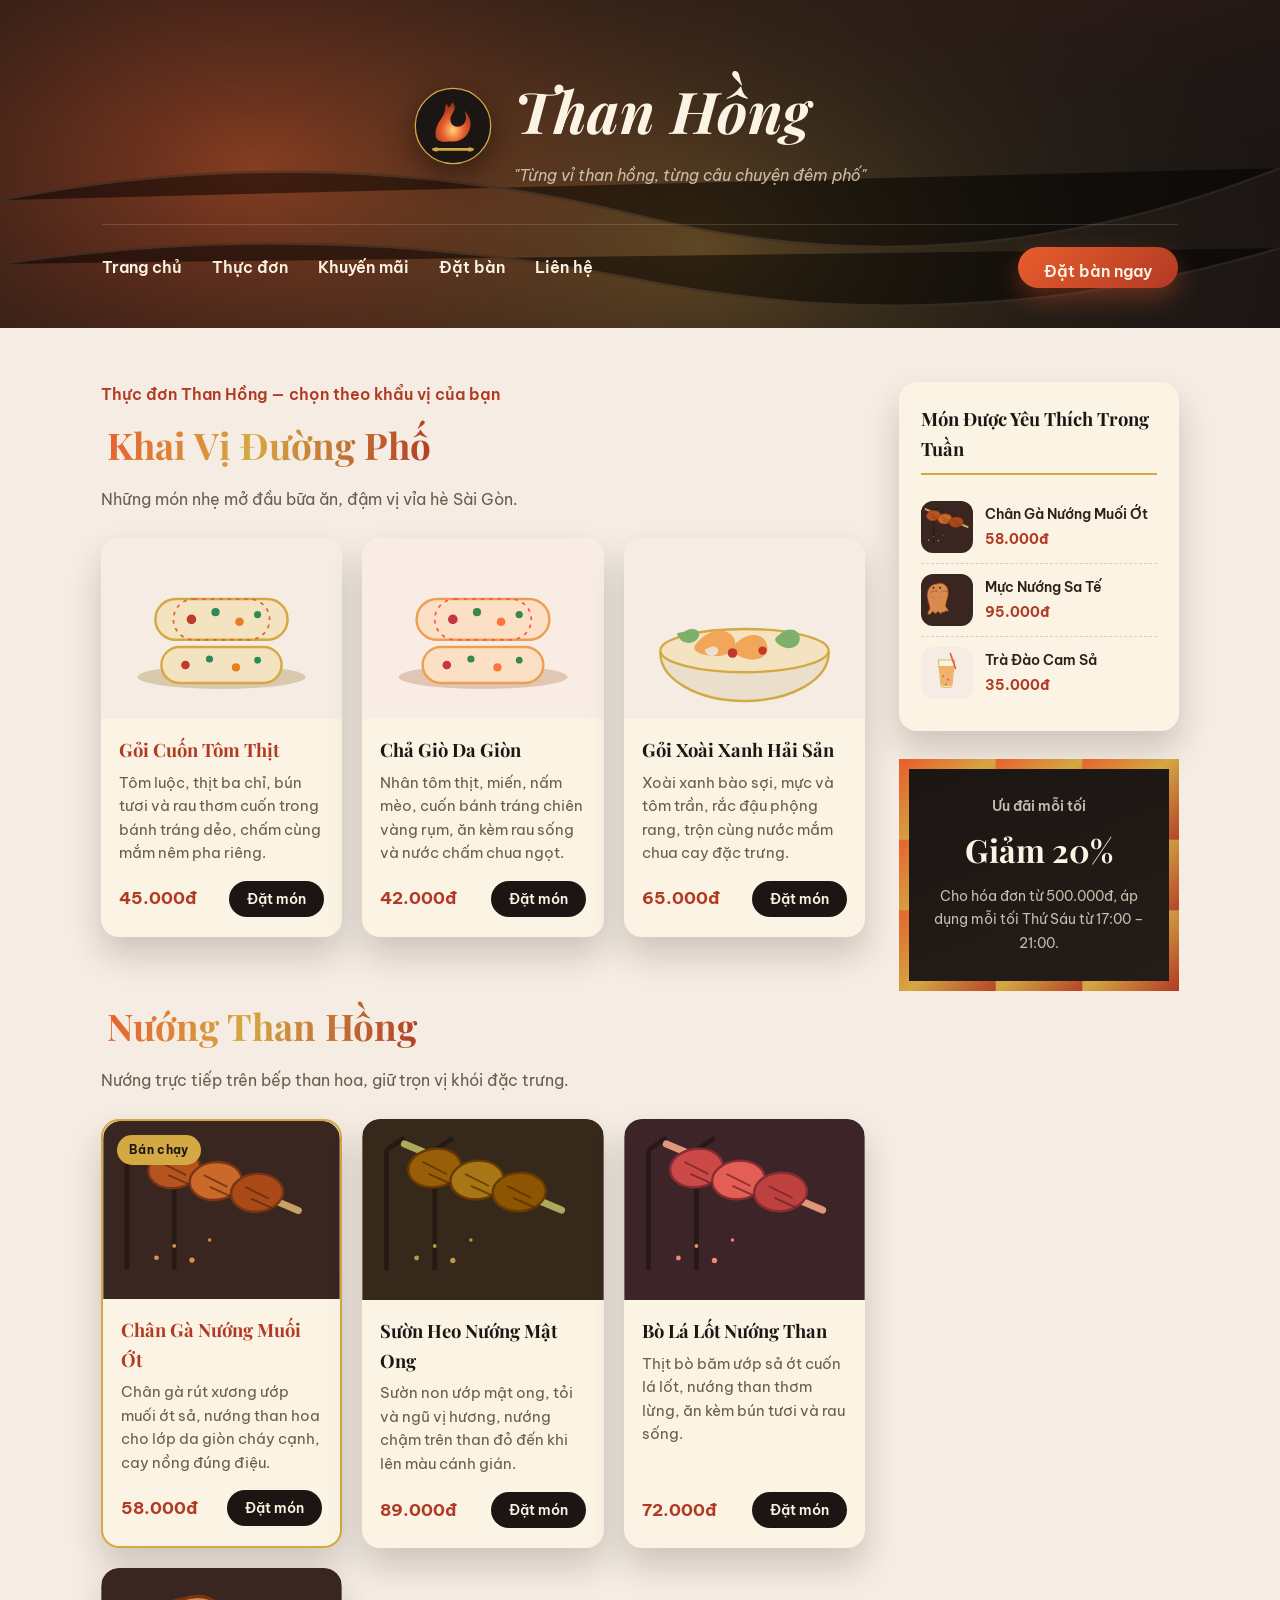
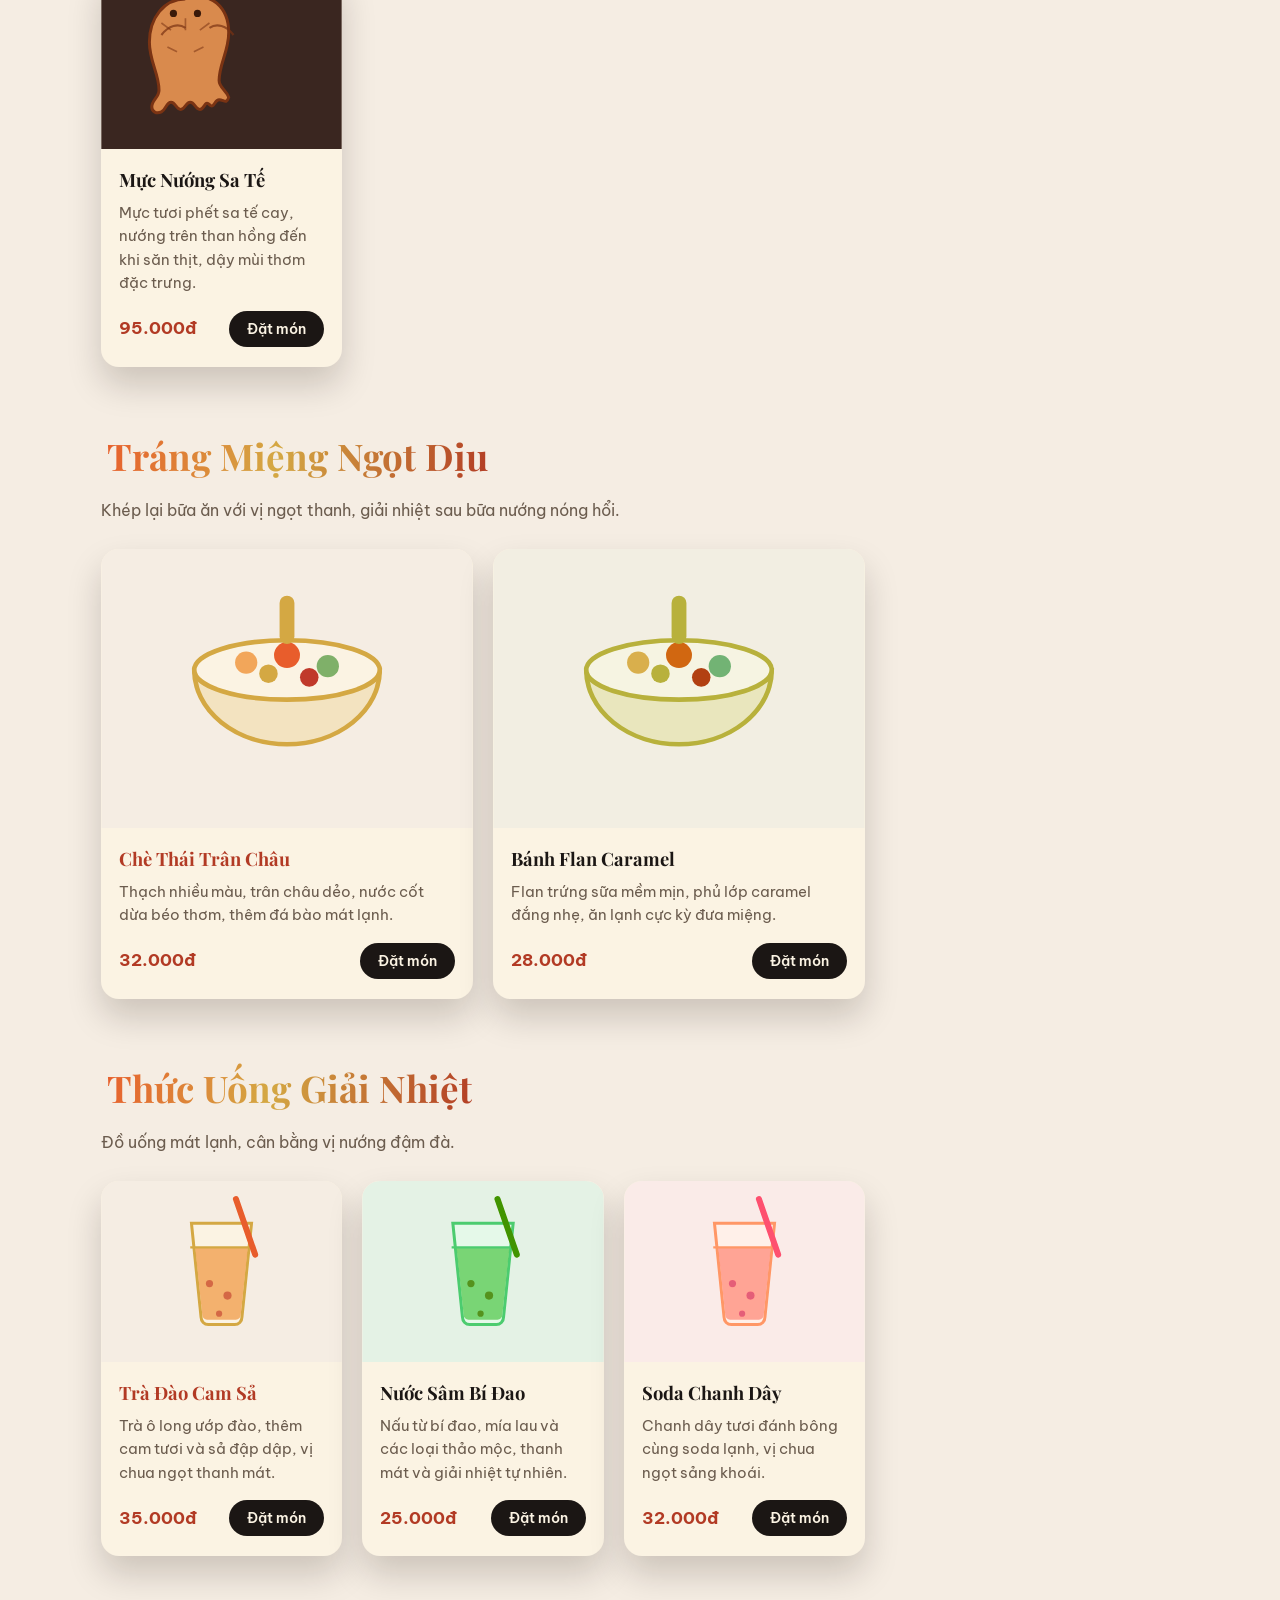
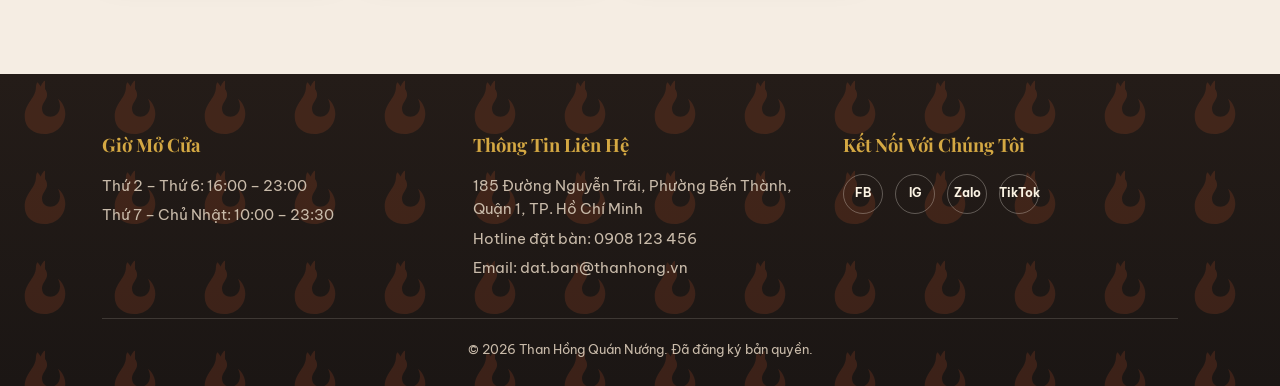
<file: BaiTap1_6651071022_NGUYENDUCHIEN_MenuQuanAn/html/index.html>
<!DOCTYPE html>
<html lang="vi">
<head>
  <meta charset="UTF-8">
  <meta name="viewport" content="width=device-width, initial-scale=1.0">
  <meta name="description" content="Than Hồng - Quán nướng than hoa giữa lòng phố đêm, thực đơn khai vị, món nướng, tráng miệng và thức uống giải nhiệt.">
  <title>Than Hồng | Quán Nướng Than Hoa Phố Đêm</title>
  <link rel="preconnect" href="https://fonts.googleapis.com">
  <link href="https://fonts.googleapis.com/css2?family=Playfair+Display:ital,wght@0,500;0,700;1,600&family=Be+Vietnam+Pro:wght@400;500;600;700&display=swap" rel="stylesheet">
  <link rel="stylesheet" href="../css/style.css">
</head>
<body>

  <header id="site-header">
    <div class="header-inner">
      <div class="brand">
        <img src="../images/logo-than-hong.svg" alt="Logo Than Hồng" class="brand-logo">
        <div class="brand-text">
          <h1>Than Hồng</h1>
          <p class="slogan">"Từng vỉ than hồng, từng câu chuyện đêm phố"</p>
        </div>
      </div>
    </div>

    <nav id="main-nav">
      <ul>
        <li><a href="#site-header">Trang chủ</a></li>
        <li><a href="#khai-vi">Thực đơn</a></li>
        <li><a href="#khuyen-mai">Khuyến mãi</a></li>
        <li><a href="#dat-ban">Đặt bàn</a></li>
        <li><a href="#lien-he">Liên hệ</a></li>
      </ul>
      <a href="#dat-ban" class="btn-reserve">Đặt bàn ngay</a>
    </nav>
  </header>

  <div class="content-wrap">

    <main class="menu-main">

      <p class="eyebrow-intro">Thực đơn Than Hồng &mdash; chọn theo khẩu vị của bạn</p>

      <section class="menu-section" id="khai-vi">
        <h2>Khai Vị Đường Phố</h2>
        <p class="section-desc">Những món nhẹ mở đầu bữa ăn, đậm vị vỉa hè Sài Gòn.</p>

        <div class="dish-grid">
          <article class="dish-card">
            <img src="../images/icon-spring-roll.svg" alt="Gỏi cuốn tôm thịt" class="dish-img">
            <h3>Gỏi Cuốn Tôm Thịt</h3>
            <p>Tôm luộc, thịt ba chỉ, bún tươi và rau thơm cuốn trong bánh tráng dẻo, chấm cùng mắm nêm pha riêng.</p>
            <div class="dish-footer">
              <span class="price">45.000đ</span>
              <button class="btn-order" type="button">Đặt món</button>
            </div>
          </article>

          <article class="dish-card">
            <img src="../images/icon-spring-roll.svg" alt="Chả giò da giòn" class="dish-img" style="filter:hue-rotate(-15deg)">
            <h3>Chả Giò Da Giòn</h3>
            <p>Nhân tôm thịt, miến, nấm mèo, cuốn bánh tráng chiên vàng rụm, ăn kèm rau sống và nước chấm chua ngọt.</p>
            <div class="dish-footer">
              <span class="price">42.000đ</span>
              <button class="btn-order" type="button">Đặt món</button>
            </div>
          </article>

          <article class="dish-card">
            <img src="../images/icon-salad.svg" alt="Gỏi xoài xanh hải sản" class="dish-img">
            <h3>Gỏi Xoài Xanh Hải Sản</h3>
            <p>Xoài xanh bào sợi, mực và tôm trần, rắc đậu phộng rang, trộn cùng nước mắm chua cay đặc trưng.</p>
            <div class="dish-footer">
              <span class="price">65.000đ</span>
              <button class="btn-order" type="button">Đặt món</button>
            </div>
          </article>
        </div>
      </section>

      <section class="menu-section" id="mon-nuong">
        <h2>Nướng Than Hồng</h2>
        <p class="section-desc">Nướng trực tiếp trên bếp than hoa, giữ trọn vị khói đặc trưng.</p>

        <div class="dish-grid">
          <article class="dish-card featured">
            <span class="badge">Bán chạy</span>
            <img src="../images/icon-skewer.svg" alt="Chân gà nướng muối ớt" class="dish-img">
            <h3>Chân Gà Nướng Muối Ớt</h3>
            <p>Chân gà rút xương ướp muối ớt sả, nướng than hoa cho lớp da giòn cháy cạnh, cay nồng đúng điệu.</p>
            <div class="dish-footer">
              <span class="price">58.000đ</span>
              <button class="btn-order" type="button">Đặt món</button>
            </div>
          </article>

          <article class="dish-card">
            <img src="../images/icon-skewer.svg" alt="Sườn heo nướng mật ong" class="dish-img" style="filter:hue-rotate(20deg)">
            <h3>Sườn Heo Nướng Mật Ong</h3>
            <p>Sườn non ướp mật ong, tỏi và ngũ vị hương, nướng chậm trên than đỏ đến khi lên màu cánh gián.</p>
            <div class="dish-footer">
              <span class="price">89.000đ</span>
              <button class="btn-order" type="button">Đặt món</button>
            </div>
          </article>

          <article class="dish-card">
            <img src="../images/icon-skewer.svg" alt="Bò lá lốt nướng than" class="dish-img" style="filter:hue-rotate(-25deg)">
            <h3>Bò Lá Lốt Nướng Than</h3>
            <p>Thịt bò băm ướp sả ớt cuốn lá lốt, nướng than thơm lừng, ăn kèm bún tươi và rau sống.</p>
            <div class="dish-footer">
              <span class="price">72.000đ</span>
              <button class="btn-order" type="button">Đặt món</button>
            </div>
          </article>

          <article class="dish-card">
            <img src="../images/icon-squid.svg" alt="Mực nướng sa tế" class="dish-img">
            <h3>Mực Nướng Sa Tế</h3>
            <p>Mực tươi phết sa tế cay, nướng trên than hồng đến khi săn thịt, dậy mùi thơm đặc trưng.</p>
            <div class="dish-footer">
              <span class="price">95.000đ</span>
              <button class="btn-order" type="button">Đặt món</button>
            </div>
          </article>
        </div>
      </section>

      <section class="menu-section" id="trang-mieng">
        <h2>Tráng Miệng Ngọt Dịu</h2>
        <p class="section-desc">Khép lại bữa ăn với vị ngọt thanh, giải nhiệt sau bữa nướng nóng hổi.</p>

        <div class="dish-grid">
          <article class="dish-card">
            <img src="../images/icon-dessert.svg" alt="Chè Thái trân châu" class="dish-img">
            <h3>Chè Thái Trân Châu</h3>
            <p>Thạch nhiều màu, trân châu dẻo, nước cốt dừa béo thơm, thêm đá bào mát lạnh.</p>
            <div class="dish-footer">
              <span class="price">32.000đ</span>
              <button class="btn-order" type="button">Đặt món</button>
            </div>
          </article>

          <article class="dish-card">
            <img src="../images/icon-dessert.svg" alt="Bánh flan caramel" class="dish-img" style="filter:hue-rotate(15deg)">
            <h3>Bánh Flan Caramel</h3>
            <p>Flan trứng sữa mềm mịn, phủ lớp caramel đắng nhẹ, ăn lạnh cực kỳ đưa miệng.</p>
            <div class="dish-footer">
              <span class="price">28.000đ</span>
              <button class="btn-order" type="button">Đặt món</button>
            </div>
          </article>
        </div>
      </section>

      <section class="menu-section" id="thuc-uong">
        <h2>Thức Uống Giải Nhiệt</h2>
        <p class="section-desc">Đồ uống mát lạnh, cân bằng vị nướng đậm đà.</p>

        <div class="dish-grid">
          <article class="dish-card">
            <img src="../images/icon-drink.svg" alt="Trà đào cam sả" class="dish-img">
            <h3>Trà Đào Cam Sả</h3>
            <p>Trà ô long ướp đào, thêm cam tươi và sả đập dập, vị chua ngọt thanh mát.</p>
            <div class="dish-footer">
              <span class="price">35.000đ</span>
              <button class="btn-order" type="button">Đặt món</button>
            </div>
          </article>

          <article class="dish-card">
            <img src="../images/icon-drink.svg" alt="Nước sâm bí đao" class="dish-img" style="filter:hue-rotate(80deg)">
            <h3>Nước Sâm Bí Đao</h3>
            <p>Nấu từ bí đao, mía lau và các loại thảo mộc, thanh mát và giải nhiệt tự nhiên.</p>
            <div class="dish-footer">
              <span class="price">25.000đ</span>
              <button class="btn-order" type="button">Đặt món</button>
            </div>
          </article>

          <article class="dish-card">
            <img src="../images/icon-drink.svg" alt="Soda chanh dây" class="dish-img" style="filter:hue-rotate(-30deg)">
            <h3>Soda Chanh Dây</h3>
            <p>Chanh dây tươi đánh bông cùng soda lạnh, vị chua ngọt sảng khoái.</p>
            <div class="dish-footer">
              <span class="price">32.000đ</span>
              <button class="btn-order" type="button">Đặt món</button>
            </div>
          </article>
        </div>
      </section>

    </main>

    <aside class="sidebar">
      <div class="favorite-box">
        <h4>Món Được Yêu Thích Trong Tuần</h4>
        <ul class="favorite-list">
          <li>
            <img src="../images/icon-skewer.svg" alt="Chân gà nướng muối ớt">
            <div>
              <p class="fav-name">Chân Gà Nướng Muối Ớt</p>
              <span class="fav-price">58.000đ</span>
            </div>
          </li>
          <li>
            <img src="../images/icon-squid.svg" alt="Mực nướng sa tế">
            <div>
              <p class="fav-name">Mực Nướng Sa Tế</p>
              <span class="fav-price">95.000đ</span>
            </div>
          </li>
          <li>
            <img src="../images/icon-drink.svg" alt="Trà đào cam sả">
            <div>
              <p class="fav-name">Trà Đào Cam Sả</p>
              <span class="fav-price">35.000đ</span>
            </div>
          </li>
        </ul>
      </div>

      <div class="promo-box" id="khuyen-mai">
        <p class="promo-eyebrow">Ưu đãi mỗi tối</p>
        <h4>Giảm 20%</h4>
        <p>Cho hóa đơn từ 500.000đ, áp dụng mỗi tối Thứ Sáu từ 17:00 &ndash; 21:00.</p>
      </div>
    </aside>

  </div>

  <footer id="lien-he">
    <div class="footer-inner">
      <div class="footer-col">
        <h5>Giờ Mở Cửa</h5>
        <p>Thứ 2 &ndash; Thứ 6: 16:00 &ndash; 23:00</p>
        <p>Thứ 7 &ndash; Chủ Nhật: 10:00 &ndash; 23:30</p>
      </div>
      <div class="footer-col" id="dat-ban">
        <h5>Thông Tin Liên Hệ</h5>
        <p>185 Đường Nguyễn Trãi, Phường Bến Thành, Quận 1, TP. Hồ Chí Minh</p>
        <p>Hotline đặt bàn: 0908 123 456</p>
        <p>Email: dat.ban@thanhong.vn</p>
      </div>
      <div class="footer-col">
        <h5>Kết Nối Với Chúng Tôi</h5>
        <div class="social-links">
          <a href="#" aria-label="Facebook">FB</a>
          <a href="#" aria-label="Instagram">IG</a>
          <a href="#" aria-label="Zalo">Zalo</a>
          <a href="#" aria-label="TikTok">TikTok</a>
        </div>
      </div>
    </div>
    <p class="copyright">&copy; 2026 Than Hồng Quán Nướng. Đã đăng ký bản quyền.</p>
  </footer>

</body>
</html>
</file>
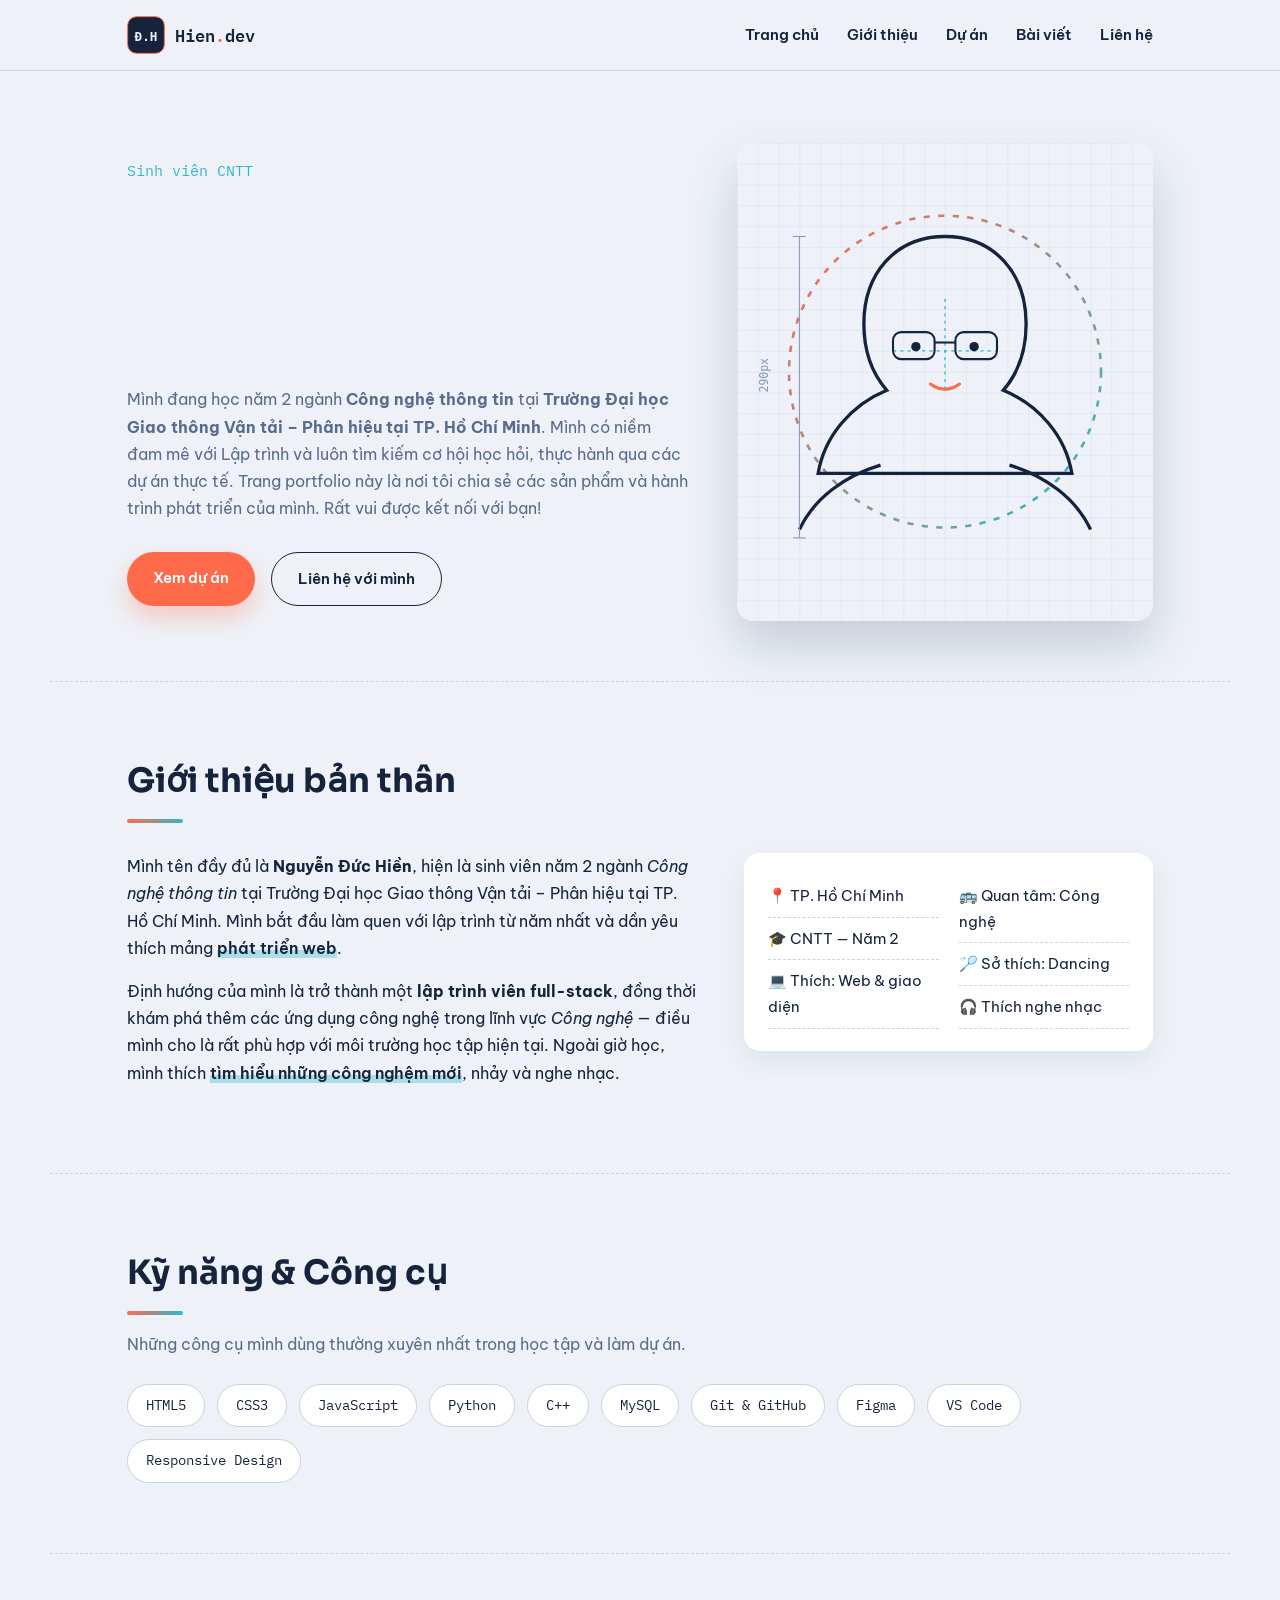
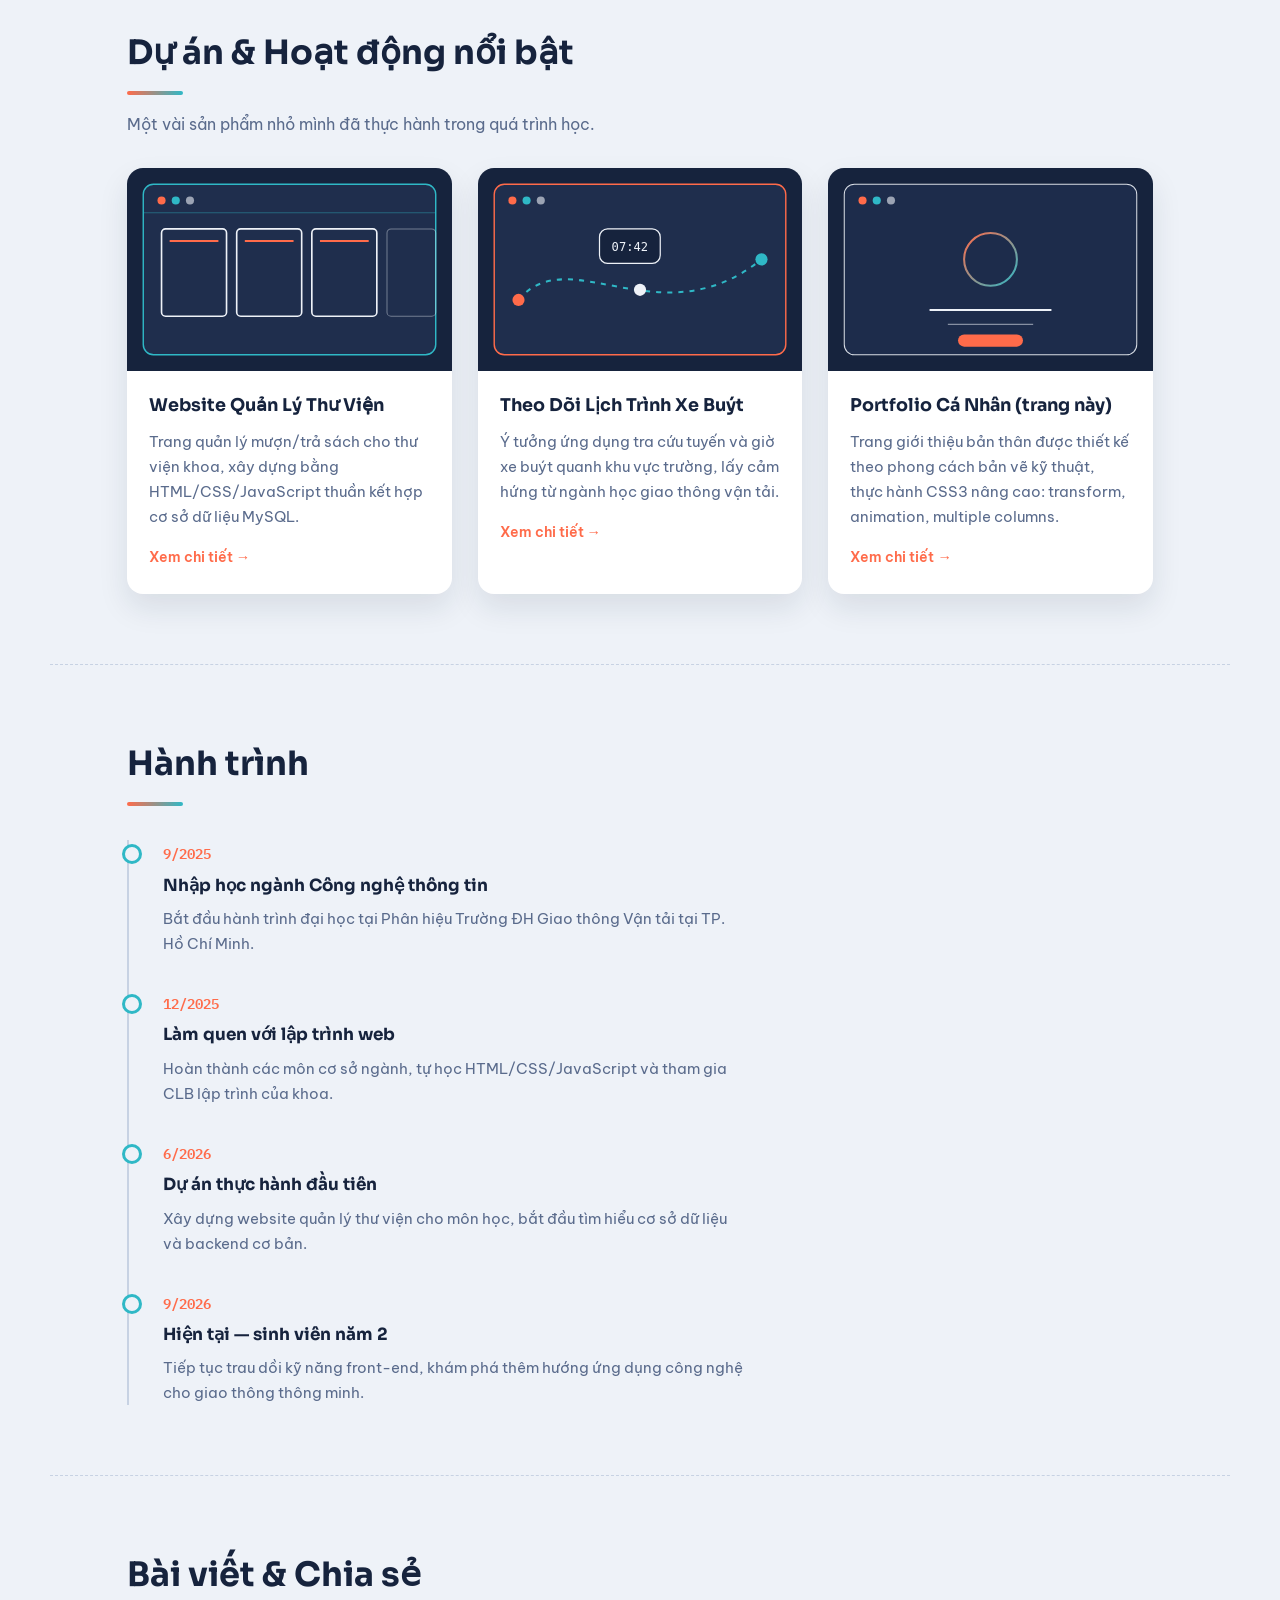
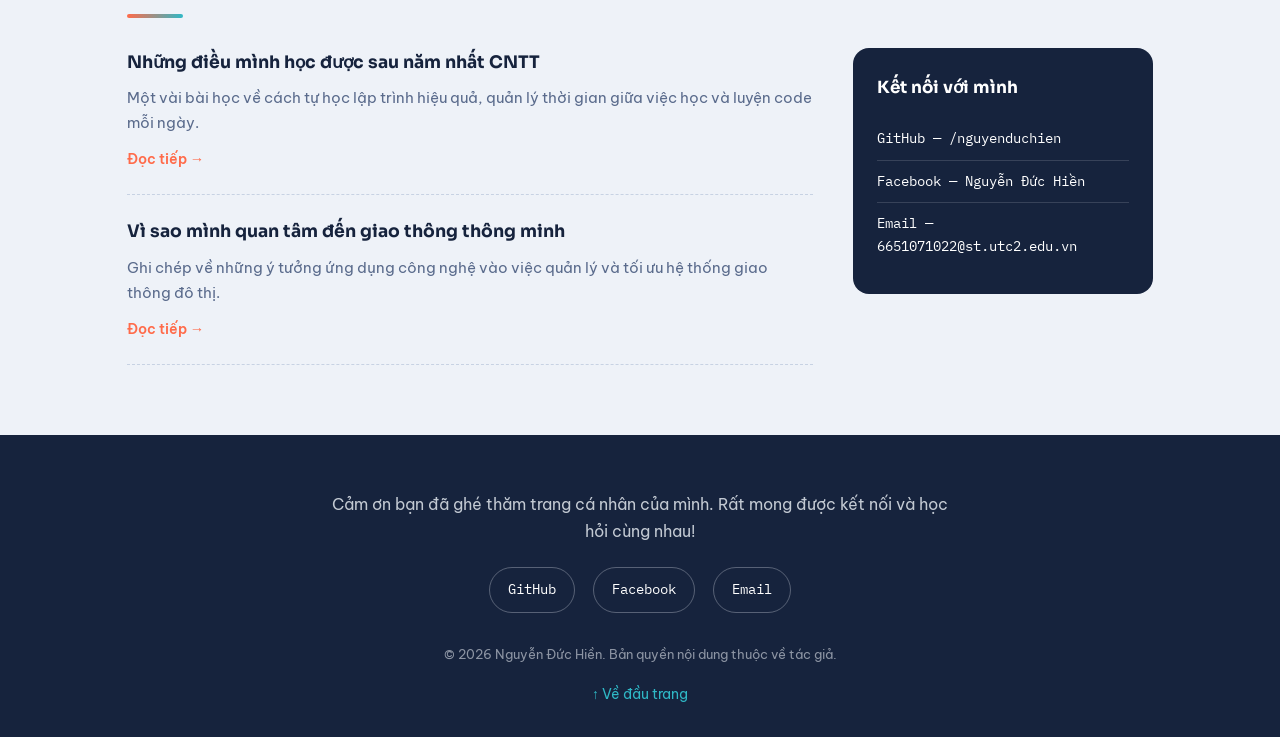
<file: BaiTap2_6651071022_NGUYENDUCHIEN_BlogCaNhan/html/index.html>
<!DOCTYPE html>
<html lang="vi">
<head>
  <meta charset="UTF-8">
  <meta name="viewport" content="width=device-width, initial-scale=1.0">
  <meta name="description" content="Portfolio of Nguyen Duc Hien - Second-year Information Technology Student at UTC Campus in Ho Chi Minh City">
  <title>Nguyễn Đức Hiền — Blog Cá Nhân</title>
  <link rel="preconnect" href="https://fonts.googleapis.com">
  <link href="https://fonts.googleapis.com/css2?family=Sora:wght@400;600;700;800&family=IBM+Plex+Mono:wght@400;500;600&family=Be+Vietnam+Pro:wght@400;500;600;700&display=swap" rel="stylesheet">
  <link rel="stylesheet" href="../css/style.css">
</head>
<body>

  <header id="site-header">
    <div class="header-inner">
      <a href="#top" class="brand">
        <img src="../images/logo-mark.svg" alt="Logo Đức Hiền" class="brand-mark">
        <span class="brand-name">Hien<span class="dot">.</span>dev</span>
      </a>
      <nav id="main-nav">
        <ul>
          <li><a href="#top">Trang chủ</a></li>
          <li><a href="#gioi-thieu">Giới thiệu</a></li>
          <li><a href="#du-an">Dự án</a></li>
          <li><a href="#bai-viet">Bài viết</a></li>
          <li><a href="#lien-he">Liên hệ</a></li>
        </ul>
      </nav>
    </div>
  </header>

  <section id="top" class="hero">
    <div class="hero-text">
      <p class="hero-eyebrow"> Sinh viên CNTT</p>
      <h1 class="greeting">
        <span class="cycle-word">Xin chào, mình là Hiền</span>
        <span class="cycle-word">Hello, I'm Hien</span>
        <span class="cycle-word">你好，我是贤</span>
      </h1>
      <p class="hero-intro">
        Mình đang học năm 2 ngành <strong>Công nghệ thông tin</strong> tại
        <strong>Trường Đại học Giao thông Vận tải – Phân hiệu tại TP. Hồ Chí Minh</strong>.
        Mình có niềm đam mê với Lập trình và luôn tìm kiếm cơ hội học hỏi, thực hành qua các dự án thực tế. Trang portfolio này là nơi tôi chia sẻ các sản phẩm và hành trình phát triển của mình. Rất vui được kết nối với bạn!
      </p>
      <div class="hero-cta">
        <a href="#du-an" class="btn-primary">Xem dự án</a>
        <a href="#lien-he" class="btn-ghost">Liên hệ với mình</a>
      </div>
    </div>
    <div class="hero-portrait">
      <img src="../images/avatar-hien.svg" alt="Chân dung minh hoạ phong cách bản vẽ kỹ thuật của Nguyễn Đức Hiền">
    </div>
  </section>

  <section id="gioi-thieu" class="section">
    <h2>Giới thiệu bản thân</h2>
    <div class="about-grid">
      <div class="about-text">
        <p>
          Mình tên đầy đủ là <strong>Nguyễn Đức Hiền</strong>, hiện là sinh viên năm 2 ngành
          <em>Công nghệ thông tin</em> tại <a href="#lien-he">Trường Đại học Giao thông Vận tải –
          Phân hiệu tại TP. Hồ Chí Minh</a>. Mình bắt đầu làm quen với lập trình từ năm nhất và
          dần yêu thích mảng <span class="highlight">phát triển web</span>.
        </p>
        <p>
          Định hướng của mình là trở thành một <strong>lập trình viên full-stack</strong>, đồng thời
          khám phá thêm các ứng dụng công nghệ trong lĩnh vực <em>Công nghệ</em> — điều
          mình cho là rất phù hợp với môi trường học tập hiện tại. Ngoài giờ học, mình thích
          <span class="highlight">tìm hiểu những công nghệm mới</span>, nhảy và nghe nhạc.
        </p>
      </div>
      <ul class="fun-facts">
        <li>📍 TP. Hồ Chí Minh</li>
        <li>🎓 CNTT — Năm 2</li>
        <li>💻 Thích: Web &amp; giao diện</li>
        <li>🚌 Quan tâm: Công nghệ</li>
        <li>🏸 Sở thích: Dancing</li>
        <li>🎧 Thích nghe nhạc</li>
      </ul>
    </div>
  </section>

  <section id="ky-nang" class="section">
    <h2>Kỹ năng &amp; Công cụ</h2>
    <p class="section-desc">Những công cụ mình dùng thường xuyên nhất trong học tập và làm dự án.</p>
    <div class="skills-grid">
      <span class="pill">HTML5</span>
      <span class="pill">CSS3</span>
      <span class="pill">JavaScript</span>
      <span class="pill">Python</span>
      <span class="pill">C++</span>
      <span class="pill">MySQL</span>
      <span class="pill">Git &amp; GitHub</span>
      <span class="pill">Figma</span>
      <span class="pill">VS Code</span>
      <span class="pill">Responsive Design</span>
    </div>
  </section>

  <section id="du-an" class="section">
    <h2>Dự án &amp; Hoạt động nổi bật</h2>
    <p class="section-desc">Một vài sản phẩm nhỏ mình đã thực hành trong quá trình học.</p>

    <div class="project-grid">
      <article class="project-card">
        <img src="../images/project-library.svg" alt="Website quản lý thư viện">
        <div class="project-body">
          <h3>Website Quản Lý Thư Viện</h3>
          <p>Trang quản lý mượn/trả sách cho thư viện khoa, xây dựng bằng HTML/CSS/JavaScript thuần
            kết hợp cơ sở dữ liệu MySQL.</p>
          <a href="#" class="project-link">Xem chi tiết →</a>
        </div>
      </article>

      <article class="project-card">
        <img src="../images/project-transit.svg" alt="Ứng dụng theo dõi lịch trình xe buýt">
        <div class="project-body">
          <h3>Theo Dõi Lịch Trình Xe Buýt</h3>
          <p>Ý tưởng ứng dụng tra cứu tuyến và giờ xe buýt quanh khu vực trường, lấy cảm hứng từ
            ngành học giao thông vận tải.</p>
          <a href="#" class="project-link">Xem chi tiết →</a>
        </div>
      </article>

      <article class="project-card">
        <img src="../images/project-portfolio.svg" alt="Trang portfolio cá nhân">
        <div class="project-body">
          <h3>Portfolio Cá Nhân (trang này)</h3>
          <p>Trang giới thiệu bản thân được thiết kế theo phong cách bản vẽ kỹ thuật, thực hành
            CSS3 nâng cao: transform, animation, multiple columns.</p>
          <a href="#" class="project-link">Xem chi tiết →</a>
        </div>
      </article>
    </div>
  </section>

  <section id="hanh-trinh" class="section">
    <h2>Hành trình</h2>
    <ol class="timeline">
      <li>
        <span class="timeline-year">9/2025</span>
        <div class="timeline-content">
          <h4>Nhập học ngành Công nghệ thông tin</h4>
          <p>Bắt đầu hành trình đại học tại Phân hiệu Trường ĐH Giao thông Vận tải tại TP. Hồ Chí Minh.</p>
        </div>
      </li>
      <li>
        <span class="timeline-year">12/2025</span>
        <div class="timeline-content">
          <h4>Làm quen với lập trình web</h4>
          <p>Hoàn thành các môn cơ sở ngành, tự học HTML/CSS/JavaScript và tham gia CLB lập trình của khoa.</p>
        </div>
      </li>
      <li>
        <span class="timeline-year">6/2026</span>
        <div class="timeline-content">
          <h4>Dự án thực hành đầu tiên</h4>
          <p>Xây dựng website quản lý thư viện cho môn học, bắt đầu tìm hiểu cơ sở dữ liệu và backend cơ bản.</p>
        </div>
      </li>
      <li>
        <span class="timeline-year">9/2026</span>
        <div class="timeline-content">
          <h4>Hiện tại — sinh viên năm 2</h4>
          <p>Tiếp tục trau dồi kỹ năng front-end, khám phá thêm hướng ứng dụng công nghệ cho giao thông thông minh.</p>
        </div>
      </li>
    </ol>
  </section>

  <section id="bai-viet" class="section">
    <h2>Bài viết &amp; Chia sẻ</h2>
    <div class="blog-wrap">
      <div class="blog-main">
        <article class="blog-post">
          <h3>Những điều mình học được sau năm nhất CNTT</h3>
          <p>Một vài bài học về cách tự học lập trình hiệu quả, quản lý thời gian giữa việc học và
            luyện code mỗi ngày.</p>
          <a href="#" class="project-link">Đọc tiếp →</a>
        </article>
        <article class="blog-post">
          <h3>Vì sao mình quan tâm đến giao thông thông minh</h3>
          <p>Ghi chép về những ý tưởng ứng dụng công nghệ vào việc quản lý và tối ưu hệ thống giao
            thông đô thị.</p>
          <a href="#" class="project-link">Đọc tiếp →</a>
        </article>
      </div>
      <aside class="blog-aside">
        <h4>Kết nối với mình</h4>
        <ul class="aside-links">
          <li><a href="#">GitHub — /nguyenduchien</a></li>
          <li><a href="#">Facebook — Nguyễn Đức Hiền</a></li>
          <li><a href="#">Email — 6651071022@st.utc2.edu.vn</a></li>
        </ul>
      </aside>
    </div>
  </section>

  <footer id="lien-he">
    <div class="footer-inner">
      <p>Cảm ơn bạn đã ghé thăm trang cá nhân của mình. Rất mong được kết nối và học hỏi cùng nhau!</p>
      <div class="social-links">
        <a href="#" aria-label="GitHub">GitHub</a>
        <a href="#" aria-label="Facebook">Facebook</a>
        <a href="#" aria-label="Email">Email</a>
      </div>
    </div>
    <p class="copyright">&copy; 2026 Nguyễn Đức Hiền. Bản quyền nội dung thuộc về tác giả.</p>
    <a href="#top" class="back-to-top">↑ Về đầu trang</a>
  </footer>

</body>
</html>
</file>
<file: BaiTap1_6651071022_NGUYENDUCHIEN_MenuQuanAn/css/style.css>
* {
  margin: 0;
  padding: 0;
  box-sizing: border-box;
}

:root {
  --charcoal: #1B1614;
  --charcoal-2: #241C18;
  --ember: #E85D2C;
  --ember-deep: #B23A24;
  --gold: #D4A843;
  --cream: #F5EDE3;
  --cream-2: #FBF3E3;
  --muted: #C9BBAA;
  --radius-card: 18px;
  --shadow-card: 0 18px 34px rgba(20, 12, 8, 0.18);
}

html {
  scroll-behavior: smooth;
}

body {
  font-family: 'Be Vietnam Pro', sans-serif;
  background: var(--cream);
  color: #2B211B;
  line-height: 1.6;
}

h1, h2, h3, h4 {
  font-family: 'Playfair Display', serif;
  color: var(--charcoal);
  font-weight: 700;
}

img {
  max-width: 100%;
  display: block;
}

a {
  text-decoration: none;
  color: inherit;
}

ul {
  list-style: none;
}

#site-header {
  background-image: url('../images/hero-texture.svg');
  background-size: cover;           
  background-position: center bottom; 
  background-repeat: no-repeat;
  background-color: var(--charcoal);
  color: var(--cream);
  padding: 64px 8vw 40px;
}

.header-inner {
  display: flex;
  justify-content: center;
}

.brand {
  display: flex;
  align-items: center;
  gap: 22px;
  text-align: left;
}

.brand-logo {
  width: 78px;
  height: 78px;
  filter: drop-shadow(0 10px 16px rgba(0, 0, 0, 0.45));
}

.brand-text h1 {
  color: var(--cream-2);
  font-size: clamp(2.4rem, 5vw, 3.6rem);
  font-style: italic;
  letter-spacing: 0.5px;
}

.slogan {
  color: var(--muted);
  font-size: 1.02rem;
  margin-top: 6px;
  font-style: italic;
}

/* NAVIGATION */
#main-nav {
  max-width: 1100px;
  margin: 36px auto 0;
  display: flex;
  align-items: center;
  justify-content: space-between;
  flex-wrap: wrap;
  gap: 18px;
  border-top: 1px solid rgba(245, 237, 227, 0.15);
  padding-top: 22px;
}

#main-nav ul {
  display: flex;
  gap: 30px;
  flex-wrap: wrap;
}

#main-nav a {
  font-weight: 600;
  font-size: 0.98rem;
  color: var(--cream-2);
  position: relative;
  padding-bottom: 4px;
}

#main-nav ul li a:hover {
  color: var(--ember);
}

#main-nav ul li a::after {
  content: "";
  position: absolute;
  left: 0;
  bottom: -4px;
  width: 0%;
  height: 2px;
  background: var(--ember);
  transition: width 0.3s ease;
}

#main-nav ul li a:hover::after {
  width: 100%;
}

.btn-reserve {
  background: linear-gradient(135deg, var(--ember), var(--ember-deep));
  color: var(--cream-2);
  padding: 12px 26px;
  border-radius: 999px;
  font-weight: 600;
  box-shadow: 0 10px 24px rgba(232, 93, 44, 0.35);
  transition: transform 0.25s ease, box-shadow 0.25s ease;
}

.btn-reserve:hover {
  transform: translateY(-2px);
  box-shadow: 0 14px 28px rgba(232, 93, 44, 0.45);
}

.content-wrap {
  max-width: 1180px;
  margin: 0 auto;
  padding: 54px clamp(20px, 4vw, 60px) 20px;
  display: grid;
  grid-template-columns: minmax(0, 1fr) 280px;
  gap: 34px;
  align-items: start;
}

@media (min-width: 1400px) {
  .content-wrap {
    max-width: 1280px;
  }
}

.eyebrow-intro {
  color: var(--ember-deep);
  font-weight: 600;
  margin-bottom: 6px;
}

#khai-vi {
  scroll-margin-top: 30px;
}

.menu-section {
  margin-bottom: 58px;
}

.menu-section > h2 {
  font-size: clamp(1.7rem, 3vw, 2.3rem);
  display: inline-block;
  padding: 2px 6px;
  background-image: linear-gradient(100deg, var(--ember) 0%, var(--gold) 45%, var(--ember-deep) 100%);
  background-origin: padding-box;  
  background-clip: text;            
  -webkit-background-clip: text;
  color: transparent;
  -webkit-text-fill-color: transparent;
}

.menu-section > h2 + .section-desc {
  margin-top: 10px;
  color: #6B5C4E;
  max-width: 60ch;
}

.dish-grid {
  margin-top: 26px;
  display: grid;
  grid-template-columns: repeat(auto-fit, minmax(190px, 1fr));
  gap: 20px;
}
.dish-card {
  position: relative;
  background: var(--cream-2);
  border-radius: var(--radius-card);  
  box-shadow: var(--shadow-card);      
  overflow: hidden;
  display: flex;
  flex-direction: column;
  transition: transform 0.3s ease, box-shadow 0.3s ease;
}

.dish-card:hover {
  transform: translateY(-6px);
  box-shadow: 0 26px 40px rgba(20, 12, 8, 0.26);
}

.dish-img {
  width: 100%;
  aspect-ratio: 4 / 3;
  object-fit: cover;
  border-radius: var(--radius-card) var(--radius-card) 0 0; 
}

.dish-card h3 {
  font-size: 1.15rem;
  margin: 16px 18px 6px;
}

.dish-card p {
  font-size: 0.92rem;
  color: #6B5C4E;
  margin: 0 18px;
  flex-grow: 1;
}

.dish-footer {
  display: flex;
  align-items: center;
  justify-content: space-between;
  margin: 16px 18px 20px;
}

.price {
  font-weight: 700;
  color: var(--ember-deep);
  font-size: 1.05rem;
}

.btn-order {
  border: none;
  cursor: pointer;
  background: var(--charcoal);
  color: var(--cream-2);
  padding: 9px 18px;
  border-radius: 999px;
  font-family: inherit;
  font-weight: 600;
  font-size: 0.88rem;
  transition: background 0.25s ease, transform 0.2s ease;
}

.btn-order:hover {
  background: var(--ember);
  transform: scale(1.05);
}

.dish-card.featured {
  border: 2px solid var(--gold);
}

.badge {
  position: absolute;
  top: 14px;
  left: 14px;
  z-index: 2;
  background: var(--gold);
  color: var(--charcoal);
  font-size: 0.75rem;
  font-weight: 700;
  padding: 5px 12px;
  border-radius: 999px;
  letter-spacing: 0.3px;
}

.dish-grid > .dish-card:first-child h3 {
  color: var(--ember-deep);
}

.sidebar {
  position: sticky;
  top: 24px;
  display: flex;
  flex-direction: column;
  gap: 28px;
}

.favorite-box {
  background: var(--cream-2);
  border-radius: var(--radius-card);
  box-shadow: var(--shadow-card);
  padding: 22px;
}

.favorite-box h4 {
  font-size: 1.15rem;
  margin-bottom: 16px;
  border-bottom: 2px solid var(--gold);
  padding-bottom: 10px;
}

.favorite-list li {
  display: flex;
  align-items: center;
  gap: 12px;
  padding: 10px 0;
  border-bottom: 1px dashed #DDCDB8;
}

.favorite-list li:last-child {
  border-bottom: none;
}

.favorite-list img {
  width: 52px;
  height: 52px;
  object-fit: cover;
  border-radius: 12px;
}

.fav-name {
  font-size: 0.9rem;
  font-weight: 600;
}

.fav-price {
  font-size: 0.85rem;
  color: var(--ember-deep);
  font-weight: 700;
}

.promo-box {
  background: linear-gradient(160deg, var(--charcoal), var(--charcoal-2));
  color: var(--cream-2);
  padding: 26px 22px;
  border-radius: 4px;
  border: 10px solid;
  border-image-source: linear-gradient(135deg, var(--ember) 0%, var(--gold) 50%, var(--ember-deep) 100%);
  border-image-slice: 24;
  border-image-width: 10px;
  border-image-repeat: round;
  text-align: center;
}

.promo-eyebrow {
  color: var(--gold);
  font-weight: 600;
  font-size: 0.85rem;
  margin-bottom: 6px;
}

.promo-box h4 {
  color: var(--cream-2);
  font-size: 2rem;
  margin-bottom: 10px;
}

.promo-box p {
  font-size: 0.9rem;
  color: var(--muted);
}

footer {
  margin-top: 40px;
  background-image: url('../images/footer-pattern.svg'), linear-gradient(180deg, var(--charcoal-2), var(--charcoal));
  background-repeat: repeat, no-repeat;
  background-size: 90px, cover;
  color: var(--cream-2);
  padding: 56px 8vw 26px;
}

.footer-inner {
  max-width: 1180px;
  margin: 0 auto;
  display: grid;
  grid-template-columns: repeat(auto-fit, minmax(220px, 1fr));
  gap: 36px;
  padding-bottom: 32px;
  border-bottom: 1px solid rgba(245, 237, 227, 0.15);
}

.footer-col h5 {
  font-family: 'Playfair Display', serif;
  font-size: 1.15rem;
  color: var(--gold);
  margin-bottom: 14px;
}

.footer-col p {
  font-size: 0.92rem;
  color: var(--muted);
  margin-bottom: 6px;
}

.social-links {
  display: flex;
  gap: 12px;
  margin-top: 6px;
}

.social-links a {
  width: 40px;
  height: 40px;
  display: flex;
  align-items: center;
  justify-content: center;
  border: 1px solid rgba(245, 237, 227, 0.3);
  border-radius: 50%;
  font-size: 0.72rem;
  font-weight: 700;
  transition: background 0.25s ease, transform 0.25s ease;
}

.social-links a:hover {
  background: var(--ember);
  transform: translateY(-3px);
}

.copyright {
  text-align: center;
  font-size: 0.82rem;
  color: var(--muted);
  padding-top: 20px;
}

@media (max-width: 880px) {
  .content-wrap {
    grid-template-columns: 1fr;
  }

  .sidebar {
    position: static;
  }

  #main-nav {
    flex-direction: column;
    align-items: flex-start;
  }
}

@media (max-width: 520px) {
  #site-header {
    padding: 46px 6vw 30px;
  }

  .brand {
    flex-direction: column;
    text-align: center;
  }

  .content-wrap {
    padding: 40px 6vw 10px;
  }
}
</file>
<file: BaiTap2_6651071022_NGUYENDUCHIEN_BlogCaNhan/css/style.css>
* {
  margin: 0;
  padding: 0;
  box-sizing: border-box;
}

:root {
  --paper: #EEF2F8;
  --paper-2: #FFFFFF;
  --ink: #16233D;
  --navy-2: #223759;
  --accent: #FF6B4A;
  --accent-2: #2FB8C6;
  --line: #C7D2E3;
  --muted: #5A6B8C;
  --radius: 16px;
}

::selection {
  background: var(--accent);
  color: var(--paper-2);
}

html {
  scroll-behavior: smooth; 
}

body {
  font-family: 'Be Vietnam Pro', sans-serif;
  background: var(--paper);
  color: var(--ink);
  line-height: 1.7;
}

h1, h2, h3, h4 {
  font-family: 'Sora', sans-serif;
  color: var(--ink);
}

img {
  max-width: 100%;
  display: block;
}

a {
  text-decoration: none;
  color: inherit;
}

a:focus-visible,
button:focus-visible {
  outline: 2px solid var(--accent);
  outline-offset: 3px;
}

#site-header {
  position: sticky;
  top: 0;
  z-index: 50;
  background: rgba(238, 242, 248, 0.9);
  backdrop-filter: blur(8px);
  border-bottom: 1px solid var(--line); 
}

.header-inner {
  max-width: 1180px;
  margin: 0 auto;
  padding: 16px 6vw;
  display: flex;
  align-items: center;
  justify-content: space-between;
}

.brand {
  display: flex;
  align-items: center;
  gap: 10px;
}

.brand-mark {
  width: 38px;
  height: 38px;
}

.brand-name {
  font-family: 'IBM Plex Mono', monospace;
  font-weight: 600;
  font-size: 1.05rem;
}

.brand-name .dot {
  color: var(--accent);
}

#main-nav ul {
  list-style: none;
  display: flex;
  gap: 28px;
}

#main-nav ul li a {
  font-weight: 600;
  font-size: 0.94rem;
  position: relative;
  padding-bottom: 3px;
}

#main-nav ul li a::after {
  content: "";
  position: absolute;
  left: 0;
  bottom: -2px;
  width: 0;
  height: 2px;
  background: var(--accent);
  transition: width 0.25s ease;
}

#main-nav ul li a:hover::after {
  width: 100%;
}

.hero {
  max-width: 1180px;
  margin: 0 auto;
  padding: 72px 6vw 60px;
  display: grid;
  grid-template-columns: 1.15fr 0.85fr;
  gap: 48px;
  align-items: center;
}

.hero-eyebrow {
  font-family: 'IBM Plex Mono', monospace;
  color: var(--accent-2);
  font-size: 0.92rem;
  margin-bottom: 14px;
}

.greeting {
  position: relative;
  height: 3.6em;
  font-size: clamp(1.9rem, 4vw, 2.9rem);
  font-weight: 800;
  line-height: 1.2;
}

.cycle-word {
  position: absolute;
  top: 0;
  left: 0;
  opacity: 0;
  animation: cycleText 9s infinite;
}

.cycle-word:nth-child(1) { animation-delay: 0s; }
.cycle-word:nth-child(2) { animation-delay: 3s; }
.cycle-word:nth-child(3) { animation-delay: 6s; font-family: 'IBM Plex Mono', monospace; font-size: 0.7em; color: var(--accent-2); }

@keyframes cycleText {
  0%   { opacity: 0; transform: translateY(6px); }
  4%   { opacity: 1; transform: translateY(0); }
  30%  { opacity: 1; transform: translateY(0); }
  36%  { opacity: 0; transform: translateY(-6px); }
  100% { opacity: 0; }
}

.hero-intro {
  margin-top: 22px;
  max-width: 56ch;
  color: var(--muted);
}

.hero-cta {
  margin-top: 30px;
  display: flex;
  gap: 16px;
  flex-wrap: wrap;
}

.btn-primary,
.btn-ghost {
  padding: 13px 26px;
  border-radius: 999px;
  font-weight: 600;
  font-size: 0.94rem;
  cursor: pointer; 
  transition: transform 0.25s ease, box-shadow 0.25s ease, background 0.25s ease; 
}

.btn-primary {
  background: var(--accent);
  color: var(--paper-2);
  box-shadow: 0 12px 24px rgba(255, 107, 74, 0.3);
}

.btn-primary:hover {
  transform: translateY(-3px) scale(1.03); 
  box-shadow: 0 16px 30px rgba(255, 107, 74, 0.4);
}

.btn-ghost {
  background: transparent;
  border: 1.6px solid var(--ink);
}

.btn-ghost:hover {
  background: var(--ink);
  color: var(--paper-2);
  transform: translateY(-3px);
}

.hero-portrait {
  perspective: 900px;
}

.hero-portrait img {
  border-radius: var(--radius);
  box-shadow: 0 24px 50px rgba(22, 35, 61, 0.18);
  transition: transform 0.5s ease; 
}

.hero-portrait:hover img {
  transform: rotateY(-6deg) rotateX(3deg) scale(1.02); 
}

.section {
  max-width: 1180px;
  margin: 0 auto;
  padding: 70px 6vw;
  border-top: 1px dashed var(--line); 
}

.section h2 {
  font-size: clamp(1.6rem, 3vw, 2.1rem);
  display: inline-block;
  position: relative;
}

.section h2::after {
  content: "";
  display: block;
  height: 4px;
  width: 56px;
  margin-top: 10px;
  border-radius: 2px;
  background: linear-gradient(90deg, var(--accent), var(--accent-2));
}

.section h2 + .section-desc {
  margin-top: 16px;
  color: var(--muted);
  max-width: 60ch;
}

.about-grid {
  margin-top: 30px;
  display: grid;
  grid-template-columns: 1.4fr 1fr;
  gap: 44px;
}

.about-text p {
  margin-bottom: 16px;
}

.highlight {
  background: linear-gradient(180deg, transparent 60%, rgba(47, 184, 198, 0.35) 60%);
  font-weight: 600;
}

.fun-facts {
  list-style: none;
  columns: 2;
  column-gap: 20px;
  align-self: start;
  background: var(--paper-2);
  border-radius: var(--radius);
  padding: 22px 24px;
  box-shadow: 0 10px 26px rgba(22, 35, 61, 0.08);
}

.fun-facts li {
  break-inside: avoid;
  font-size: 0.94rem;
  padding: 8px 0;
  border-bottom: 1px dashed var(--line);
}

.skills-grid {
  margin-top: 26px;
  display: flex;
  flex-wrap: wrap;
  gap: 12px;
}

.pill {
  font-family: 'IBM Plex Mono', monospace;
  font-size: 0.86rem;
  padding: 9px 18px;
  border-radius: 999px; 
  background: var(--paper-2);
  border: 1.4px solid var(--line);
  transition: transform 0.2s ease, border-color 0.2s ease, color 0.2s ease; 
  cursor: default;
}

.pill:hover {
  transform: scale(1.08);
  border-color: var(--accent-2);
  color: var(--accent-2);
}

.project-grid {
  margin-top: 30px;
  display: grid;
  grid-template-columns: repeat(auto-fit, minmax(260px, 1fr));
  gap: 26px;
}

.project-card {
  background: var(--paper-2);
  border-radius: var(--radius);
  overflow: hidden;
  box-shadow: 0 14px 30px rgba(22, 35, 61, 0.1);
  transition: transform 0.3s ease, box-shadow 0.3s ease; 
}

.project-card:hover {
  transform: translateY(-8px); 
  box-shadow: 0 22px 40px rgba(22, 35, 61, 0.16);
}

.project-card img {
  width: 100%;
  aspect-ratio: 16 / 10;
  object-fit: cover;
  transition: transform 0.4s ease; 
}

.project-card:hover img {
  transform: scale(1.05);
}

.project-body {
  padding: 20px 22px 24px;
}

.project-body h3 {
  font-size: 1.1rem;
  margin-bottom: 8px;
}

.project-body p {
  font-size: 0.92rem;
  color: var(--muted);
  margin-bottom: 14px;
}

.project-link {
  font-weight: 600;
  color: var(--accent);
  font-size: 0.9rem;
}

.timeline {
  margin-top: 34px;
  list-style: none;
  position: relative;
  padding-left: 34px;
  border-left: 2px solid var(--line); 
}

.timeline li {
  position: relative;
  padding-bottom: 34px;
}

.timeline li:last-child {
  padding-bottom: 0;
}

.timeline li::before {
  content: "";
  position: absolute;
  left: -41px;
  top: 4px;
  width: 14px;
  height: 14px;
  border-radius: 50%;
  background: var(--paper);
  border: 3px solid var(--accent-2);
}

.timeline-year {
  font-family: 'IBM Plex Mono', monospace;
  color: var(--accent);
  font-weight: 600;
  font-size: 0.88rem;
}

.timeline-content h4 {
  font-size: 1.05rem;
  margin: 4px 0 6px;
}

.timeline-content p {
  color: var(--muted);
  font-size: 0.92rem;
  max-width: 58ch;
}

.blog-wrap {
  margin-top: 30px;
  display: grid;
  grid-template-columns: 1fr 300px;
  gap: 40px;
}

.blog-post {
  padding: 22px 0;
  border-bottom: 1px dashed var(--line);
}

.blog-post:first-child {
  padding-top: 0;
}

.blog-post h3 {
  font-size: 1.08rem;
  margin-bottom: 8px;
}

.blog-post p {
  color: var(--muted);
  font-size: 0.92rem;
  margin-bottom: 10px;
}

.blog-aside {
  background: var(--ink);
  color: var(--paper-2);
  border-radius: var(--radius);
  padding: 26px 24px;
  height: fit-content;
}

.blog-aside h4 {
  color: var(--paper-2);
  font-size: 1.05rem;
  margin-bottom: 16px;
}

.aside-links {
  list-style: none;
}

.aside-links li {
  padding: 9px 0;
  border-bottom: 1px solid rgba(238, 242, 248, 0.15);
  font-family: 'IBM Plex Mono', monospace;
  font-size: 0.86rem;
}

.aside-links li:last-child {
  border-bottom: none;
}

.aside-links a:hover {
  color: var(--accent-2);
}

footer {
  background: var(--ink);
  color: var(--paper-2);
  padding: 56px 6vw 30px;
  text-align: center;
  position: relative;
}

.footer-inner p {
  max-width: 56ch;
  margin: 0 auto 22px;
  color: rgba(238, 242, 248, 0.8);
}

.social-links {
  display: flex;
  gap: 18px;
  justify-content: center;
  margin-bottom: 30px;
}

.social-links a {
  font-family: 'IBM Plex Mono', monospace;
  font-size: 0.86rem;
  padding: 10px 18px;
  border: 1px solid rgba(238, 242, 248, 0.3);
  border-radius: 999px;
  transition: background 0.25s ease, transform 0.25s ease; 
}

.social-links a:hover {
  background: var(--accent);
  border-color: var(--accent);
  transform: translateY(-3px);
}

.copyright {
  font-size: 0.82rem;
  color: rgba(238, 242, 248, 0.55);
}

.back-to-top {
  display: inline-block;
  margin-top: 18px;
  font-size: 0.86rem;
  color: var(--accent-2);
  transition: transform 0.25s ease; 
}

.back-to-top:hover {
  transform: translateY(-4px); 
}
@media (max-width: 900px) {
  .hero {
    grid-template-columns: 1fr;
  }

  .hero-portrait {
    order: -1;
    max-width: 280px;
    margin: 0 auto;
  }

  .about-grid,
  .blog-wrap {
    grid-template-columns: 1fr;
  }

  .fun-facts {
    columns: 2;
  }
}

@media (max-width: 620px) {
  .header-inner {
    flex-direction: column;
    gap: 14px;
  }

  #main-nav ul {
    gap: 16px;
    flex-wrap: wrap;
    justify-content: center;
  }

  .fun-facts {
    columns: 1;
  }
}
</file>
